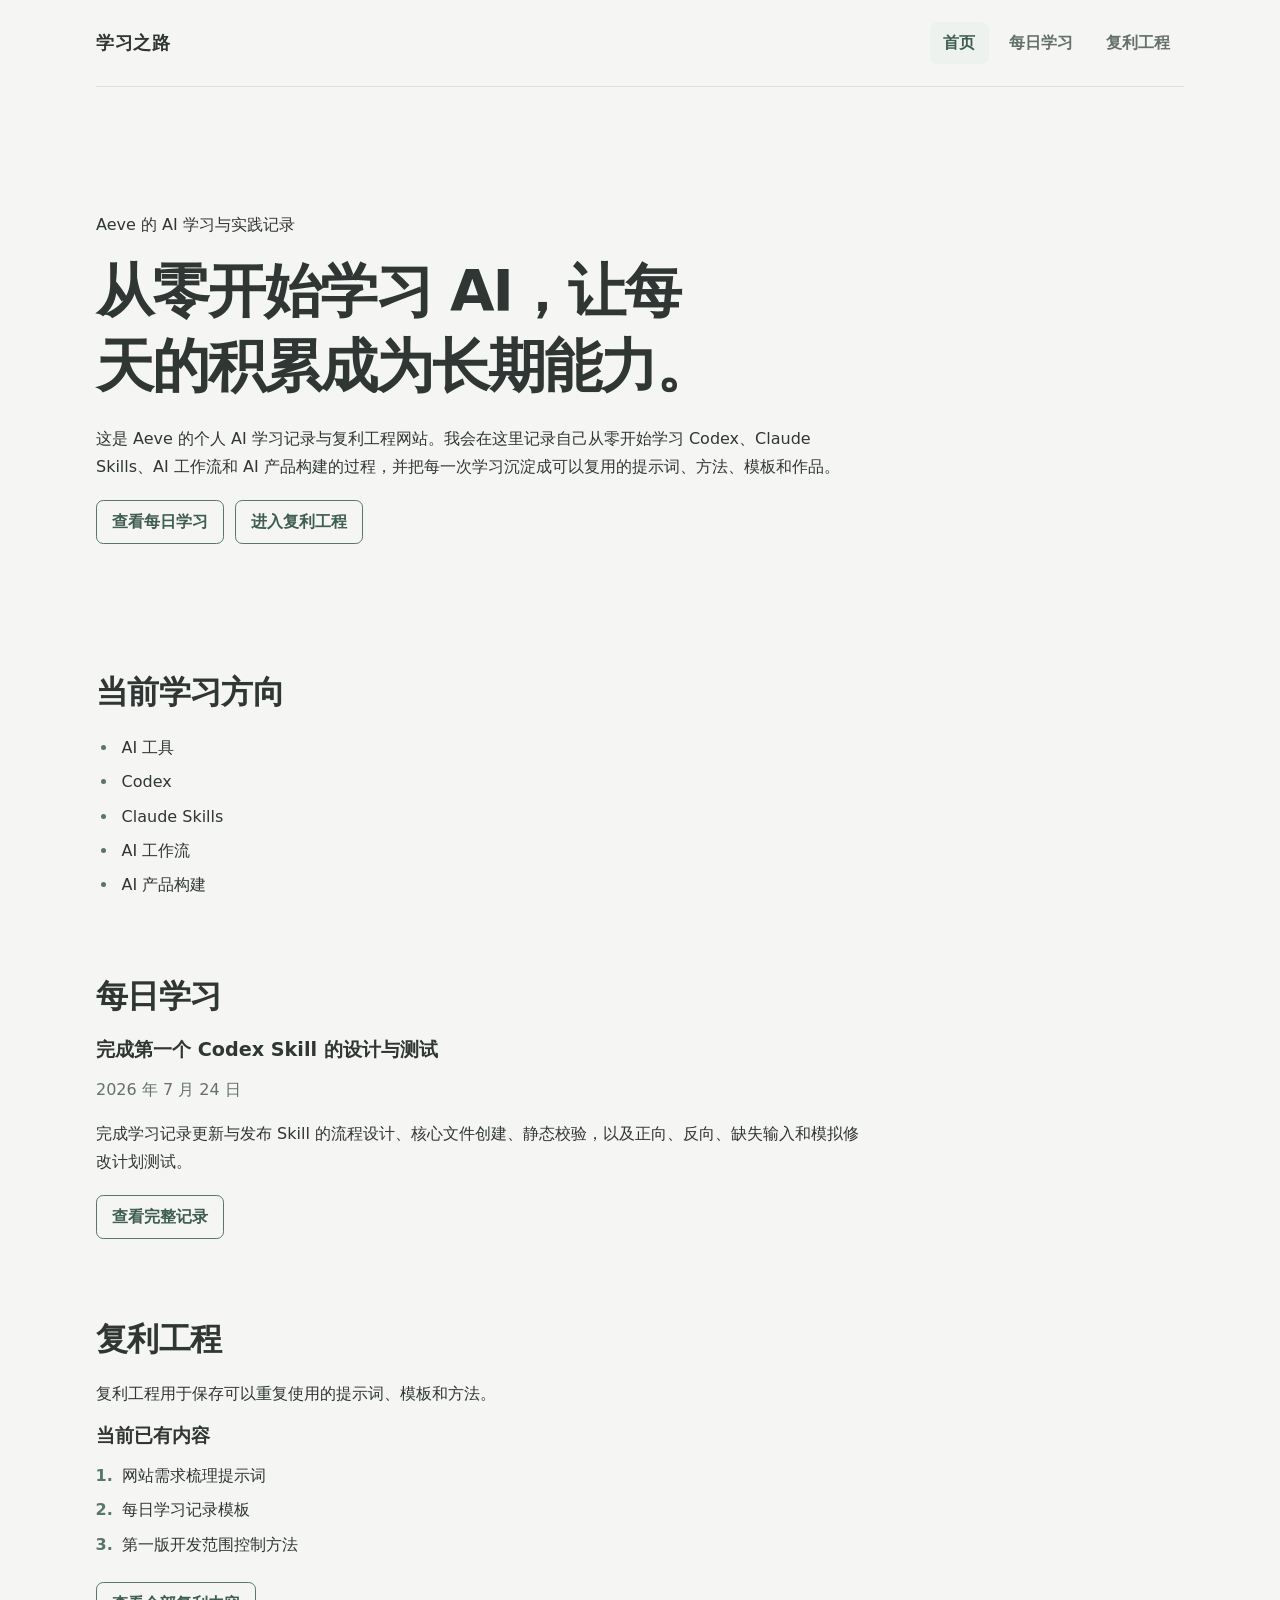
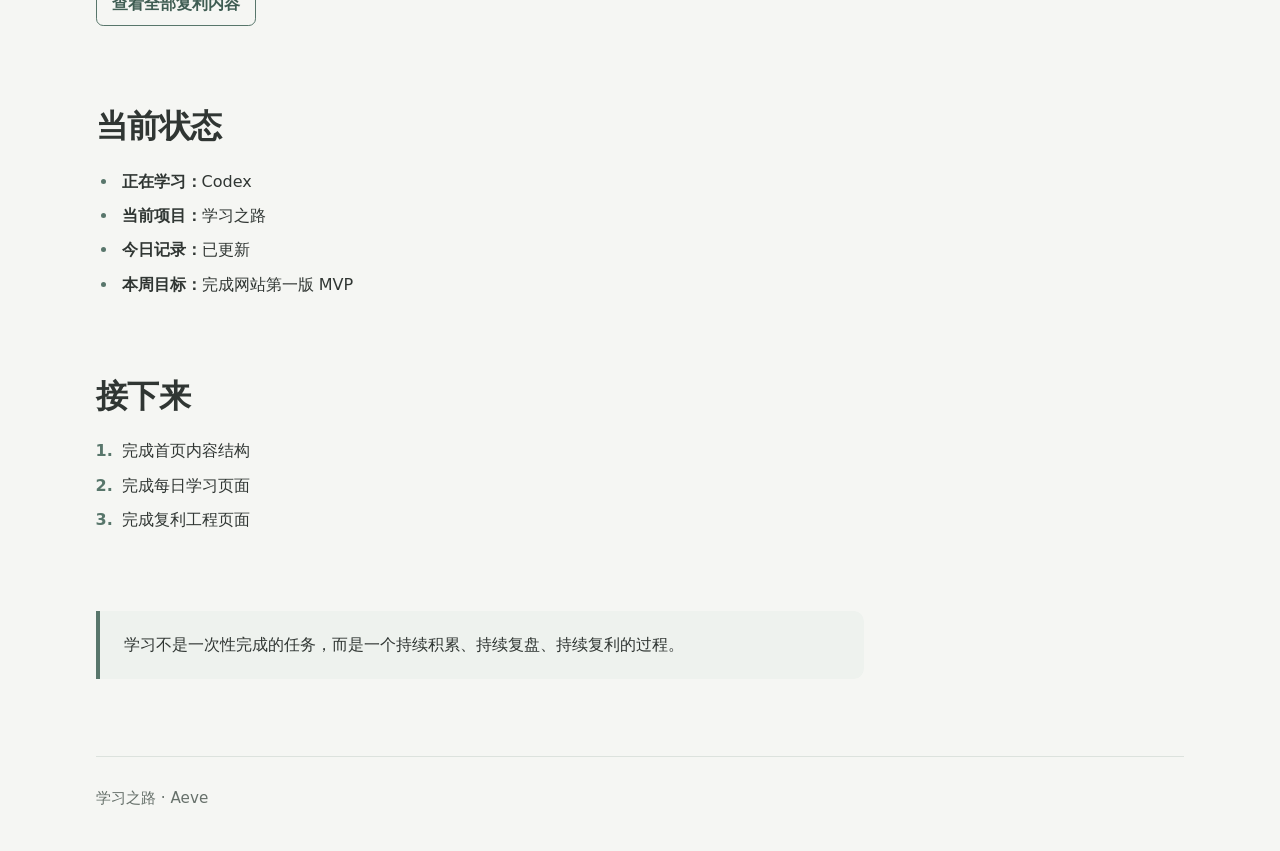
<file: index.html>
<!DOCTYPE html>
<html lang="zh-CN">
<head>
  <meta charset="UTF-8">
  <meta name="viewport" content="width=device-width, initial-scale=1.0">
  <title>学习之路</title>
  <link rel="stylesheet" href="styles.css">
  <script src="script.js" defer></script>
</head>
<body>
  <header class="site-header">
    <div class="site-name">学习之路</div>
    <nav aria-label="主要导航">
      <a href="index.html" aria-current="page">首页</a>
      <a href="daily.html">每日学习</a>
      <a href="compound.html">复利工程</a>
    </nav>
  </header>

  <main>
    <section aria-labelledby="home-title">
      <p>Aeve 的 AI 学习与实践记录</p>
      <h1 id="home-title">从零开始学习 AI，让每天的积累成为长期能力。</h1>
      <p>这是 Aeve 的个人 AI 学习记录与复利工程网站。我会在这里记录自己从零开始学习 Codex、Claude Skills、AI 工作流和 AI 产品构建的过程，并把每一次学习沉淀成可以复用的提示词、方法、模板和作品。</p>
      <p>
        <a href="daily.html">查看每日学习</a>
        <a href="compound.html">进入复利工程</a>
      </p>
    </section>

    <section aria-labelledby="learning-directions-title">
      <h2 id="learning-directions-title">当前学习方向</h2>
      <ul>
        <li>AI 工具</li>
        <li>Codex</li>
        <li>Claude Skills</li>
        <li>AI 工作流</li>
        <li>AI 产品构建</li>
      </ul>
    </section>

    <section aria-labelledby="daily-preview-title">
      <h2 id="daily-preview-title">每日学习</h2>
      <article>
        <h3>完成第一个 Codex Skill 的设计与测试</h3>
        <p><time datetime="2026-07-24">2026 年 7 月 24 日</time></p>
        <p>完成学习记录更新与发布 Skill 的流程设计、核心文件创建、静态校验，以及正向、反向、缺失输入和模拟修改计划测试。</p>
        <a href="daily.html#day-3">查看完整记录</a>
      </article>
    </section>

    <section aria-labelledby="compound-preview-title">
      <h2 id="compound-preview-title">复利工程</h2>
      <p>复利工程用于保存可以重复使用的提示词、模板和方法。</p>
      <h3>当前已有内容</h3>
      <ol>
        <li>网站需求梳理提示词</li>
        <li>每日学习记录模板</li>
        <li>第一版开发范围控制方法</li>
      </ol>
      <a href="compound.html#compound-list">查看全部复利内容</a>
    </section>

    <section aria-labelledby="current-status-title">
      <h2 id="current-status-title">当前状态</h2>
      <ul>
        <li><strong>正在学习：</strong>Codex</li>
        <li><strong>当前项目：</strong>学习之路</li>
        <li><strong>今日记录：</strong>已更新</li>
        <li><strong>本周目标：</strong>完成网站第一版 MVP</li>
      </ul>
    </section>

    <section aria-labelledby="next-steps-title">
      <h2 id="next-steps-title">接下来</h2>
      <ol>
        <li>完成首页内容结构</li>
        <li>完成每日学习页面</li>
        <li>完成复利工程页面</li>
      </ol>
    </section>

    <aside aria-label="首页底部说明">
      <p>学习不是一次性完成的任务，而是一个持续积累、持续复盘、持续复利的过程。</p>
    </aside>
  </main>

  <footer class="site-footer">
    <p>学习之路 · Aeve</p>
  </footer>
</body>
</html>
</file>
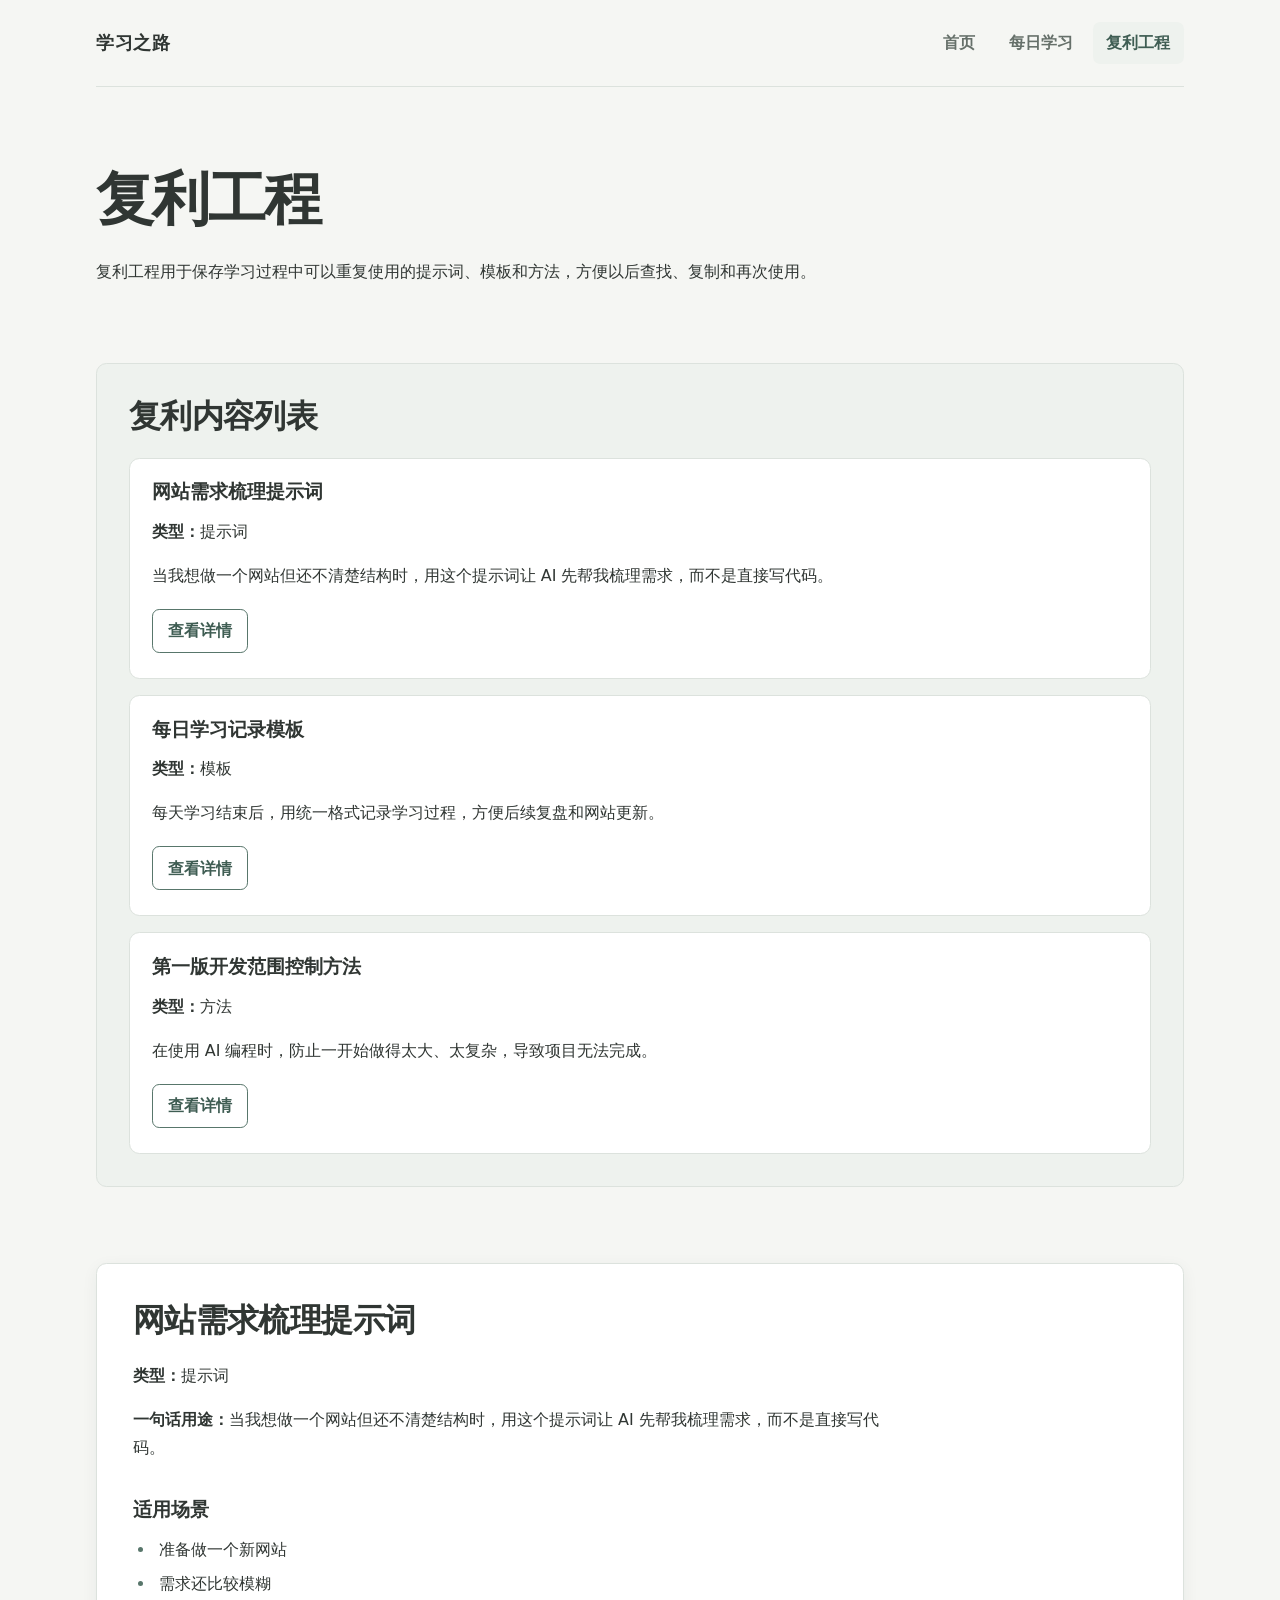
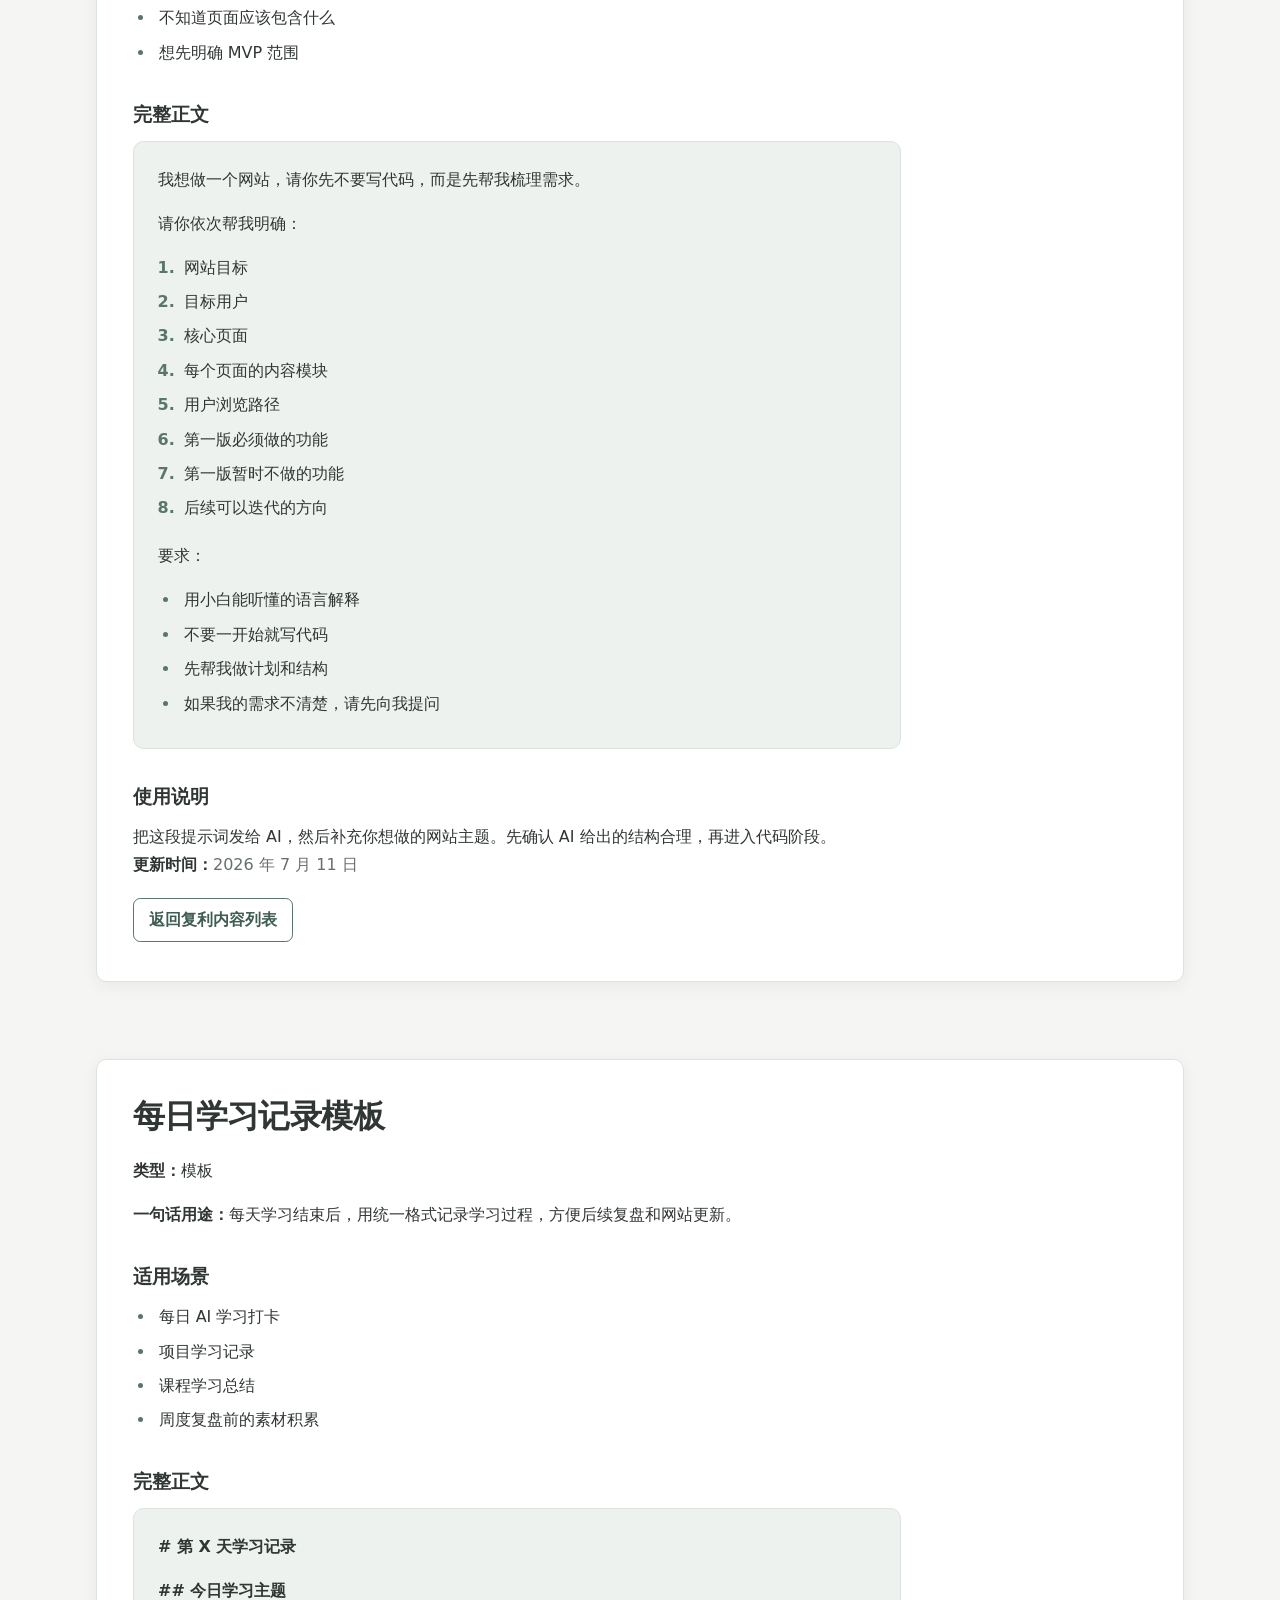
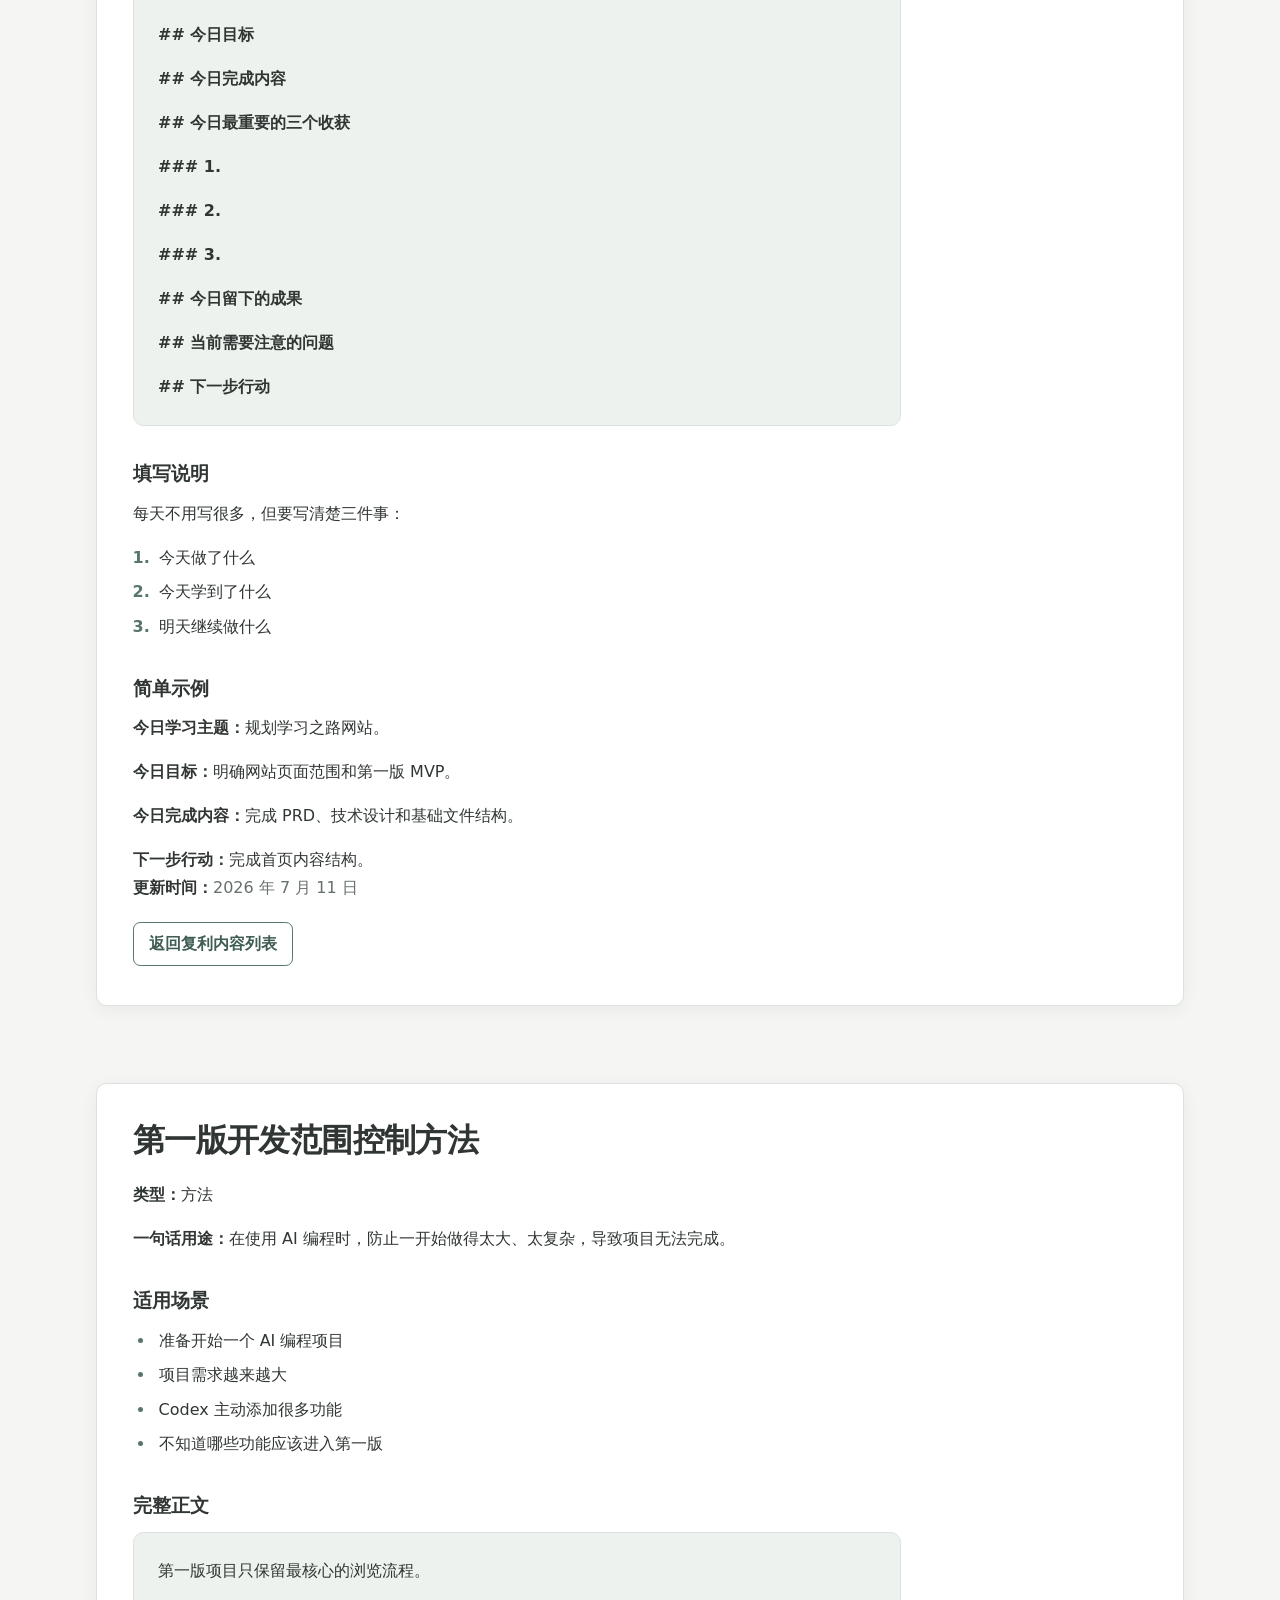
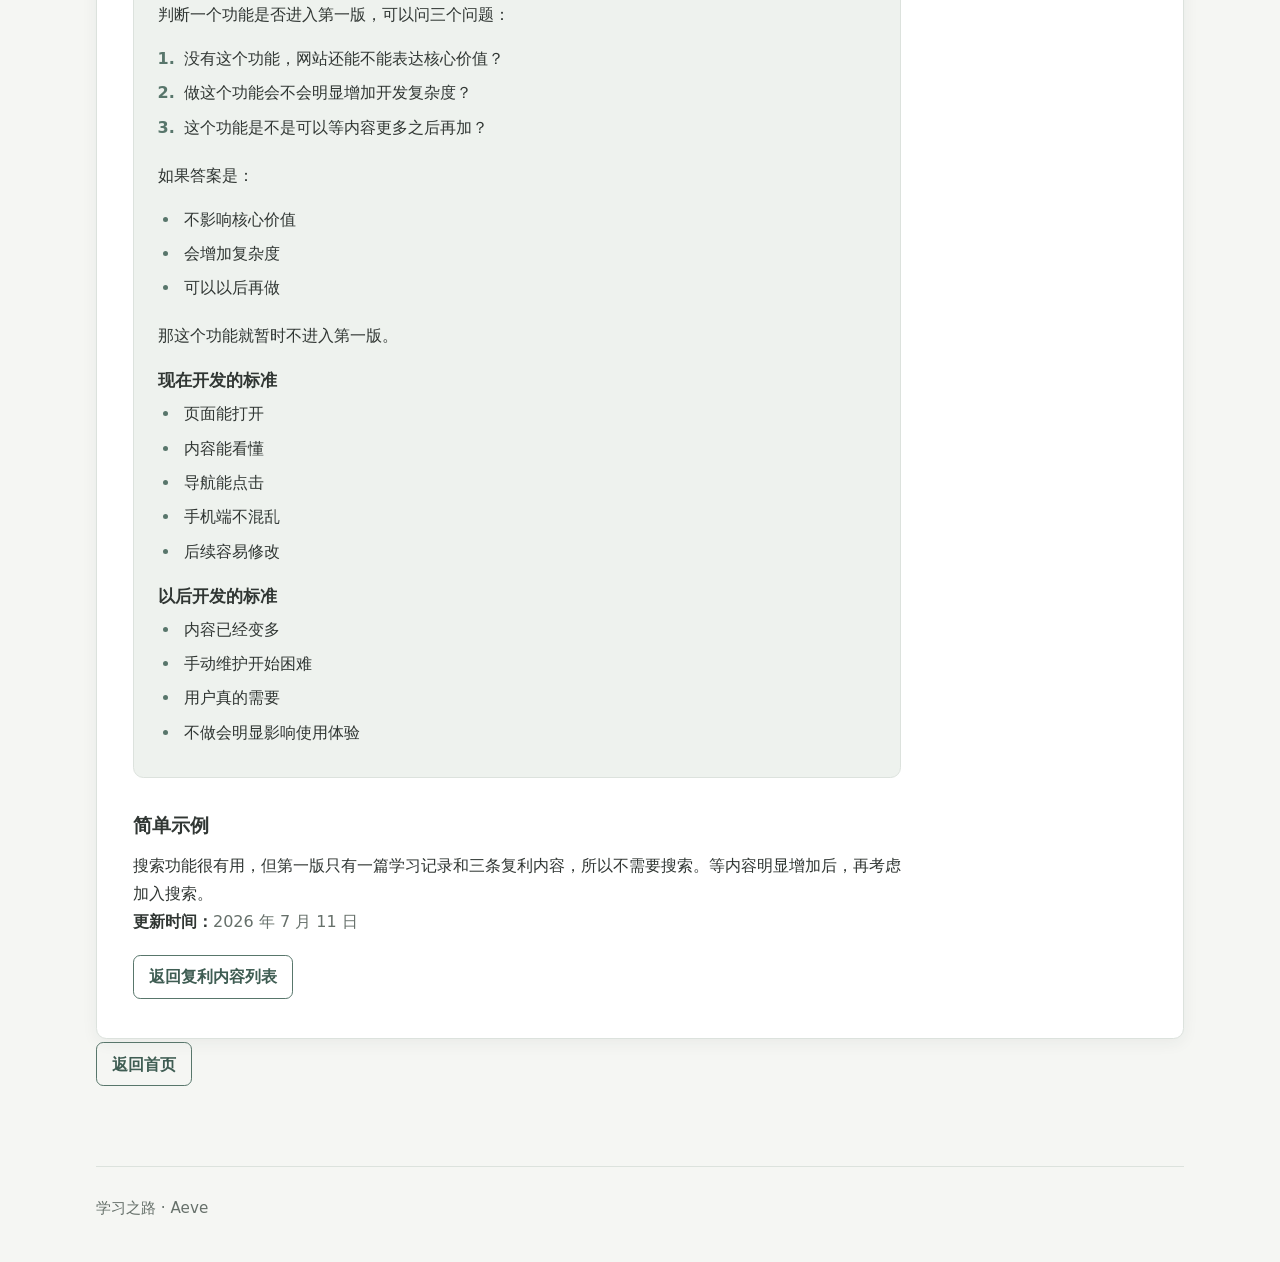
<file: compound.html>
<!DOCTYPE html>
<html lang="zh-CN">
<head>
  <meta charset="UTF-8">
  <meta name="viewport" content="width=device-width, initial-scale=1.0">
  <title>复利工程｜学习之路</title>
  <link rel="stylesheet" href="styles.css">
  <script src="script.js" defer></script>
</head>
<body>
  <header class="site-header">
    <div class="site-name">学习之路</div>
    <nav aria-label="主要导航">
      <a href="index.html">首页</a>
      <a href="daily.html">每日学习</a>
      <a href="compound.html" aria-current="page">复利工程</a>
    </nav>
  </header>

  <main>
    <h1>复利工程</h1>
    <p>复利工程用于保存学习过程中可以重复使用的提示词、模板和方法，方便以后查找、复制和再次使用。</p>

    <section id="compound-list" aria-labelledby="compound-list-title">
      <h2 id="compound-list-title">复利内容列表</h2>

      <article>
        <h3>网站需求梳理提示词</h3>
        <p><strong>类型：</strong>提示词</p>
        <p>当我想做一个网站但还不清楚结构时，用这个提示词让 AI 先帮我梳理需求，而不是直接写代码。</p>
        <a href="#prompt-website-requirements">查看详情</a>
      </article>

      <article>
        <h3>每日学习记录模板</h3>
        <p><strong>类型：</strong>模板</p>
        <p>每天学习结束后，用统一格式记录学习过程，方便后续复盘和网站更新。</p>
        <a href="#template-daily-study">查看详情</a>
      </article>

      <article>
        <h3>第一版开发范围控制方法</h3>
        <p><strong>类型：</strong>方法</p>
        <p>在使用 AI 编程时，防止一开始做得太大、太复杂，导致项目无法完成。</p>
        <a href="#method-mvp-scope">查看详情</a>
      </article>
    </section>

    <article id="prompt-website-requirements" aria-labelledby="prompt-website-requirements-title">
      <h2 id="prompt-website-requirements-title">网站需求梳理提示词</h2>
      <p><strong>类型：</strong>提示词</p>
      <p><strong>一句话用途：</strong>当我想做一个网站但还不清楚结构时，用这个提示词让 AI 先帮我梳理需求，而不是直接写代码。</p>

      <section aria-labelledby="prompt-scenes-title">
        <h3 id="prompt-scenes-title">适用场景</h3>
        <ul>
          <li>准备做一个新网站</li>
          <li>需求还比较模糊</li>
          <li>不知道页面应该包含什么</li>
          <li>想先明确 MVP 范围</li>
        </ul>
      </section>

      <section aria-labelledby="prompt-content-title">
        <h3 id="prompt-content-title">完整正文</h3>
        <div class="reusable-content">
          <p>我想做一个网站，请你先不要写代码，而是先帮我梳理需求。</p>
          <p>请你依次帮我明确：</p>
          <ol>
            <li>网站目标</li>
            <li>目标用户</li>
            <li>核心页面</li>
            <li>每个页面的内容模块</li>
            <li>用户浏览路径</li>
            <li>第一版必须做的功能</li>
            <li>第一版暂时不做的功能</li>
            <li>后续可以迭代的方向</li>
          </ol>
          <p>要求：</p>
          <ul>
            <li>用小白能听懂的语言解释</li>
            <li>不要一开始就写代码</li>
            <li>先帮我做计划和结构</li>
            <li>如果我的需求不清楚，请先向我提问</li>
          </ul>
        </div>
      </section>

      <section aria-labelledby="prompt-instructions-title">
        <h3 id="prompt-instructions-title">使用说明</h3>
        <p>把这段提示词发给 AI，然后补充你想做的网站主题。先确认 AI 给出的结构合理，再进入代码阶段。</p>
      </section>

      <p><strong>更新时间：</strong><time datetime="2026-07-11">2026 年 7 月 11 日</time></p>
      <p><a href="#compound-list">返回复利内容列表</a></p>
    </article>

    <article id="template-daily-study" aria-labelledby="template-daily-study-title">
      <h2 id="template-daily-study-title">每日学习记录模板</h2>
      <p><strong>类型：</strong>模板</p>
      <p><strong>一句话用途：</strong>每天学习结束后，用统一格式记录学习过程，方便后续复盘和网站更新。</p>

      <section aria-labelledby="template-scenes-title">
        <h3 id="template-scenes-title">适用场景</h3>
        <ul>
          <li>每日 AI 学习打卡</li>
          <li>项目学习记录</li>
          <li>课程学习总结</li>
          <li>周度复盘前的素材积累</li>
        </ul>
      </section>

      <section aria-labelledby="template-content-title">
        <h3 id="template-content-title">完整正文</h3>
        <div class="reusable-content">
          <p><strong># 第 X 天学习记录</strong></p>
          <p><strong>## 今日学习主题</strong></p>
          <p><strong>## 今日目标</strong></p>
          <p><strong>## 今日完成内容</strong></p>
          <p><strong>## 今日最重要的三个收获</strong></p>
          <p><strong>### 1.</strong></p>
          <p><strong>### 2.</strong></p>
          <p><strong>### 3.</strong></p>
          <p><strong>## 今日留下的成果</strong></p>
          <p><strong>## 当前需要注意的问题</strong></p>
          <p><strong>## 下一步行动</strong></p>
        </div>
      </section>

      <section aria-labelledby="template-instructions-title">
        <h3 id="template-instructions-title">填写说明</h3>
        <p>每天不用写很多，但要写清楚三件事：</p>
        <ol>
          <li>今天做了什么</li>
          <li>今天学到了什么</li>
          <li>明天继续做什么</li>
        </ol>
      </section>

      <section aria-labelledby="template-example-title">
        <h3 id="template-example-title">简单示例</h3>
        <p><strong>今日学习主题：</strong>规划学习之路网站。</p>
        <p><strong>今日目标：</strong>明确网站页面范围和第一版 MVP。</p>
        <p><strong>今日完成内容：</strong>完成 PRD、技术设计和基础文件结构。</p>
        <p><strong>下一步行动：</strong>完成首页内容结构。</p>
      </section>

      <p><strong>更新时间：</strong><time datetime="2026-07-11">2026 年 7 月 11 日</time></p>
      <p><a href="#compound-list">返回复利内容列表</a></p>
    </article>

    <article id="method-mvp-scope" aria-labelledby="method-mvp-scope-title">
      <h2 id="method-mvp-scope-title">第一版开发范围控制方法</h2>
      <p><strong>类型：</strong>方法</p>
      <p><strong>一句话用途：</strong>在使用 AI 编程时，防止一开始做得太大、太复杂，导致项目无法完成。</p>

      <section aria-labelledby="method-scenes-title">
        <h3 id="method-scenes-title">适用场景</h3>
        <ul>
          <li>准备开始一个 AI 编程项目</li>
          <li>项目需求越来越大</li>
          <li>Codex 主动添加很多功能</li>
          <li>不知道哪些功能应该进入第一版</li>
        </ul>
      </section>

      <section aria-labelledby="method-content-title">
        <h3 id="method-content-title">完整正文</h3>
        <div class="reusable-content">
          <p>第一版项目只保留最核心的浏览流程。</p>
          <p>判断一个功能是否进入第一版，可以问三个问题：</p>
          <ol>
            <li>没有这个功能，网站还能不能表达核心价值？</li>
            <li>做这个功能会不会明显增加开发复杂度？</li>
            <li>这个功能是不是可以等内容更多之后再加？</li>
          </ol>
          <p>如果答案是：</p>
          <ul>
            <li>不影响核心价值</li>
            <li>会增加复杂度</li>
            <li>可以以后再做</li>
          </ul>
          <p>那这个功能就暂时不进入第一版。</p>

          <h4>现在开发的标准</h4>
          <ul>
            <li>页面能打开</li>
            <li>内容能看懂</li>
            <li>导航能点击</li>
            <li>手机端不混乱</li>
            <li>后续容易修改</li>
          </ul>

          <h4>以后开发的标准</h4>
          <ul>
            <li>内容已经变多</li>
            <li>手动维护开始困难</li>
            <li>用户真的需要</li>
            <li>不做会明显影响使用体验</li>
          </ul>
        </div>
      </section>

      <section aria-labelledby="method-example-title">
        <h3 id="method-example-title">简单示例</h3>
        <p>搜索功能很有用，但第一版只有一篇学习记录和三条复利内容，所以不需要搜索。等内容明显增加后，再考虑加入搜索。</p>
      </section>

      <p><strong>更新时间：</strong><time datetime="2026-07-11">2026 年 7 月 11 日</time></p>
      <p><a href="#compound-list">返回复利内容列表</a></p>
    </article>

    <p><a href="index.html">返回首页</a></p>
  </main>

  <footer class="site-footer">
    <p>学习之路 · Aeve</p>
  </footer>
</body>
</html>
</file>
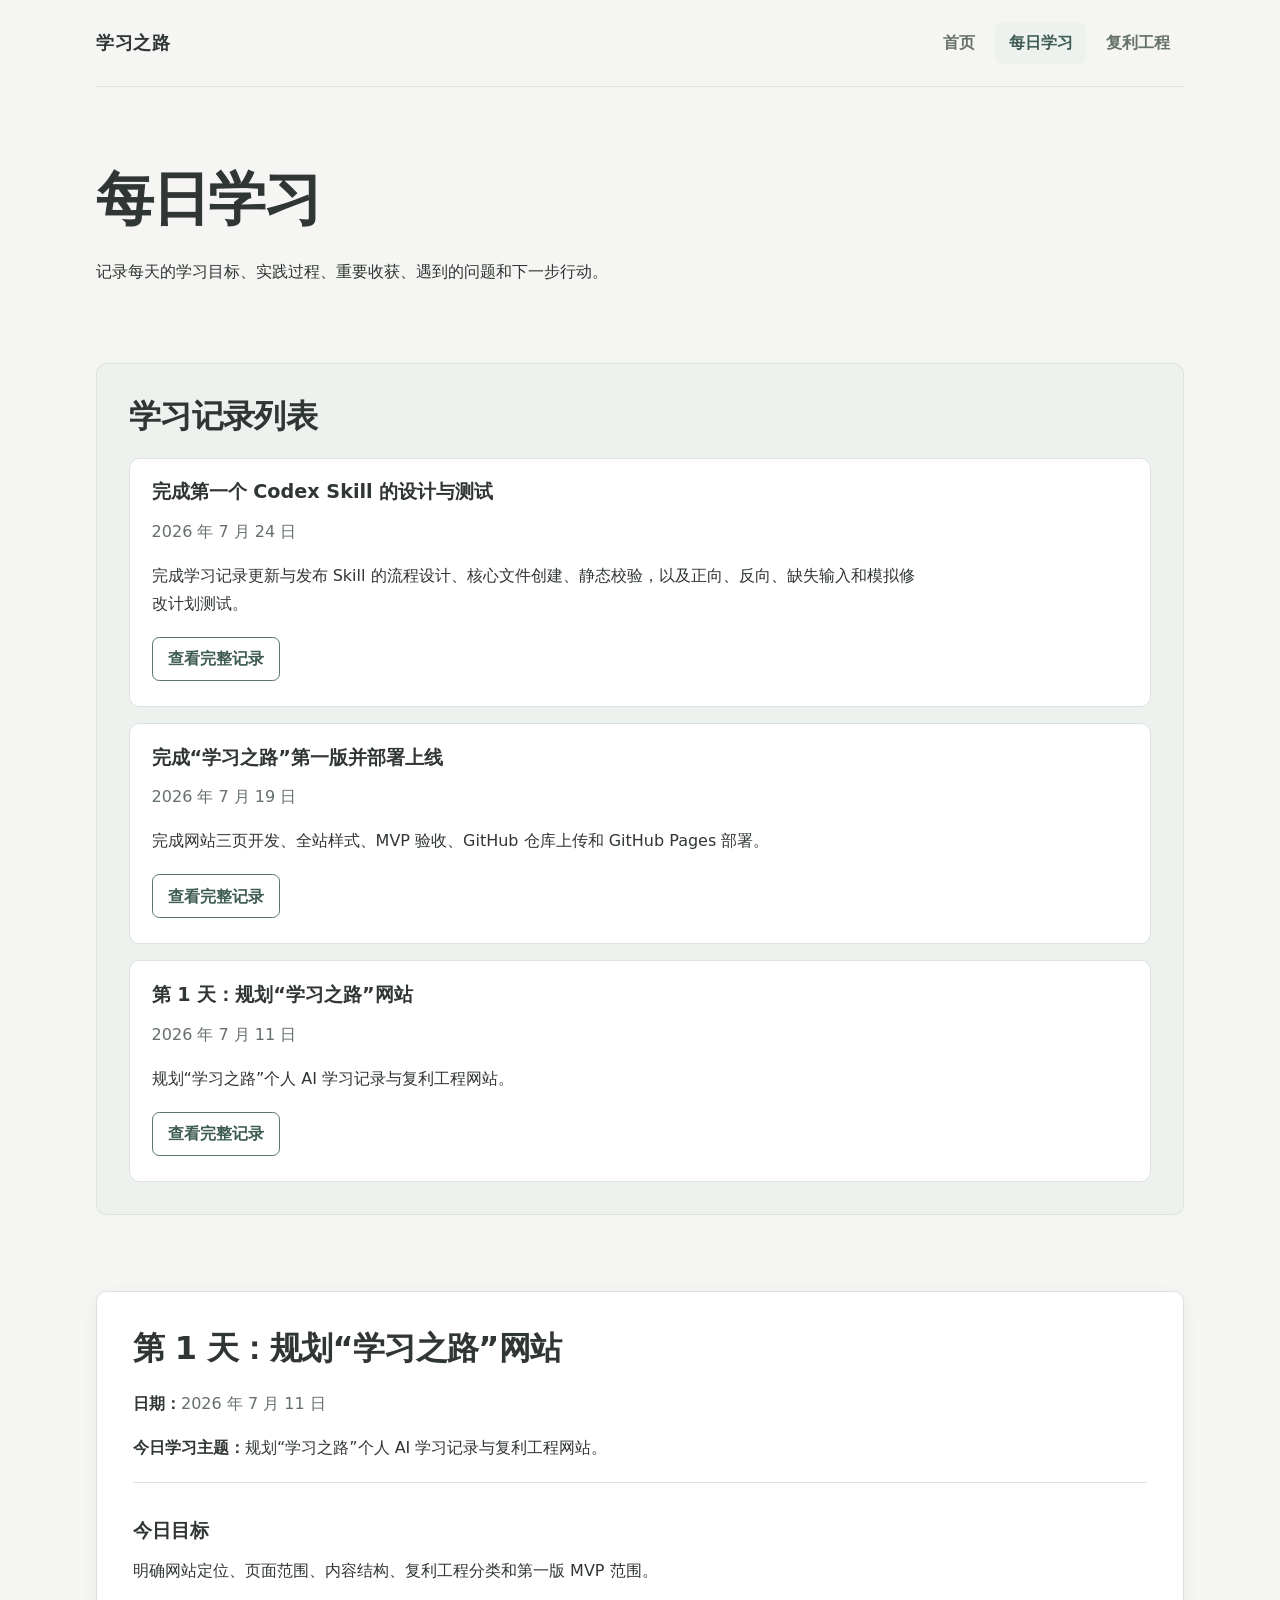
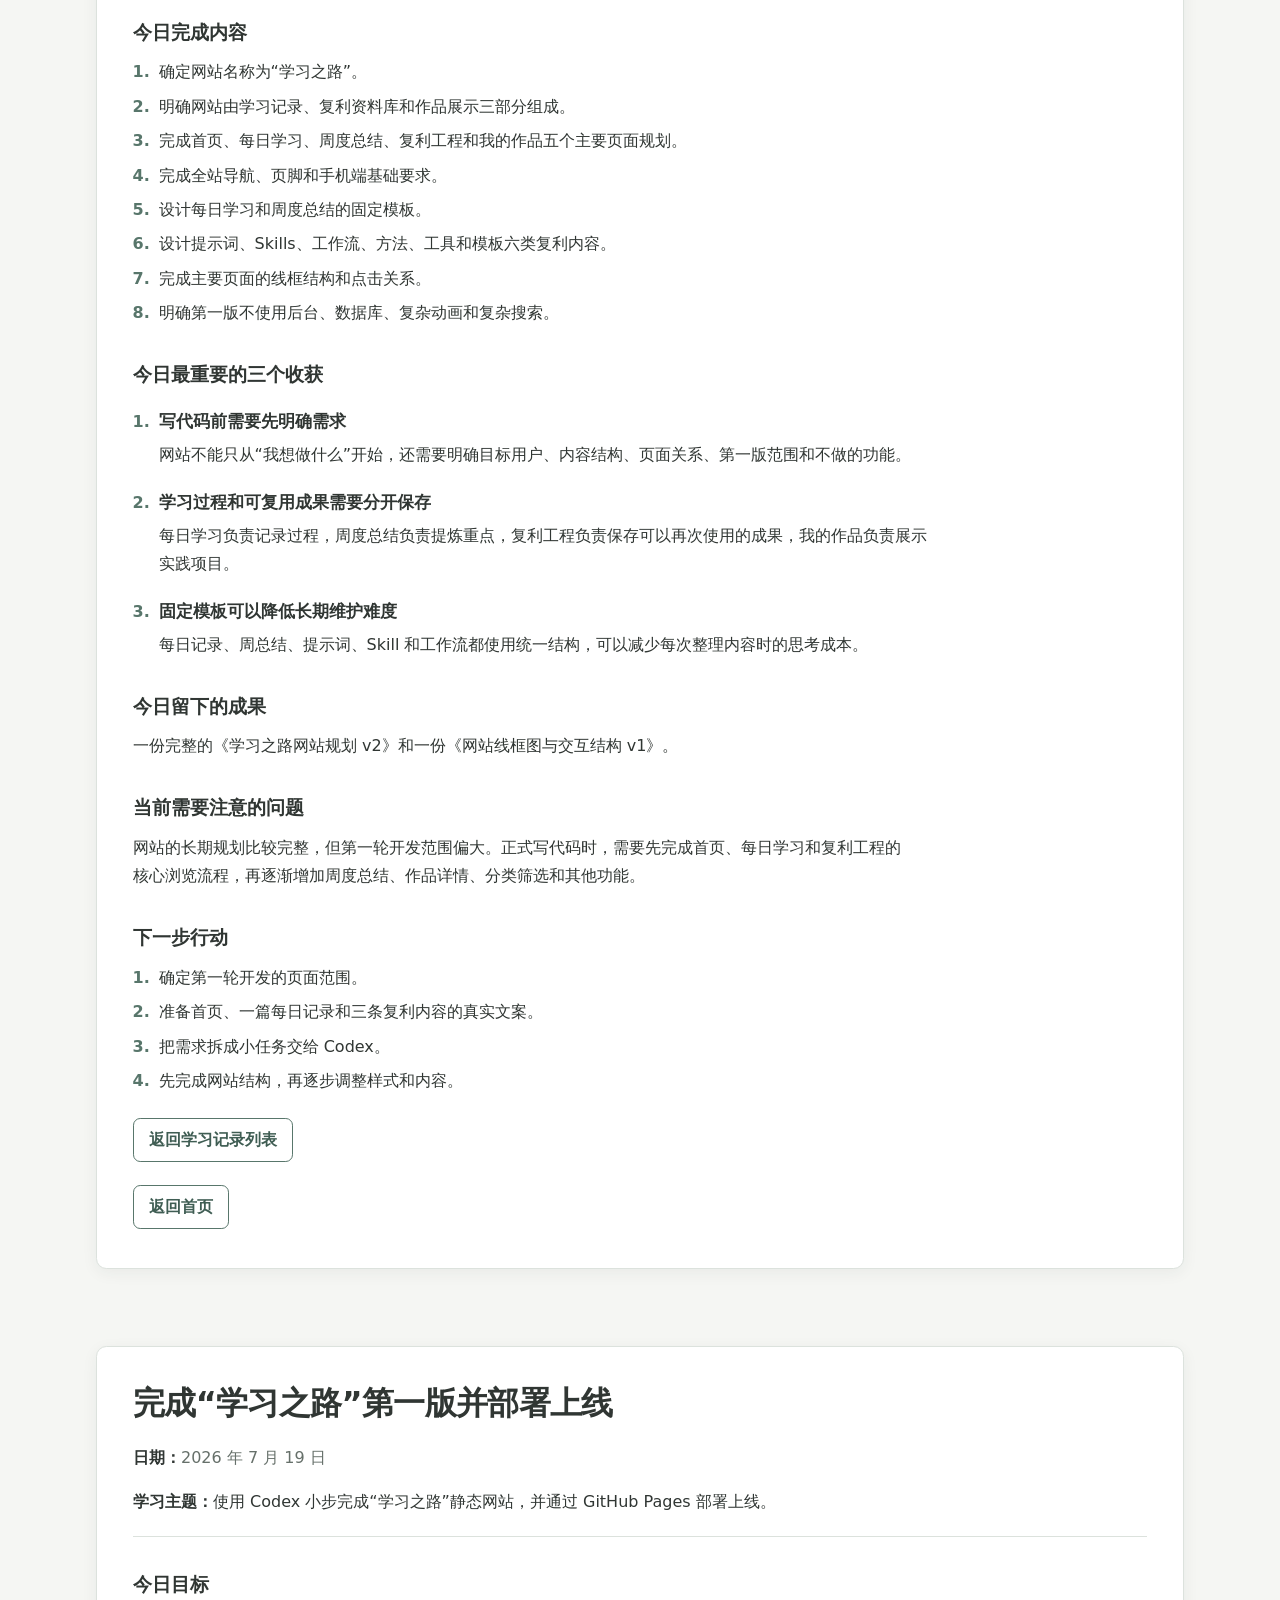
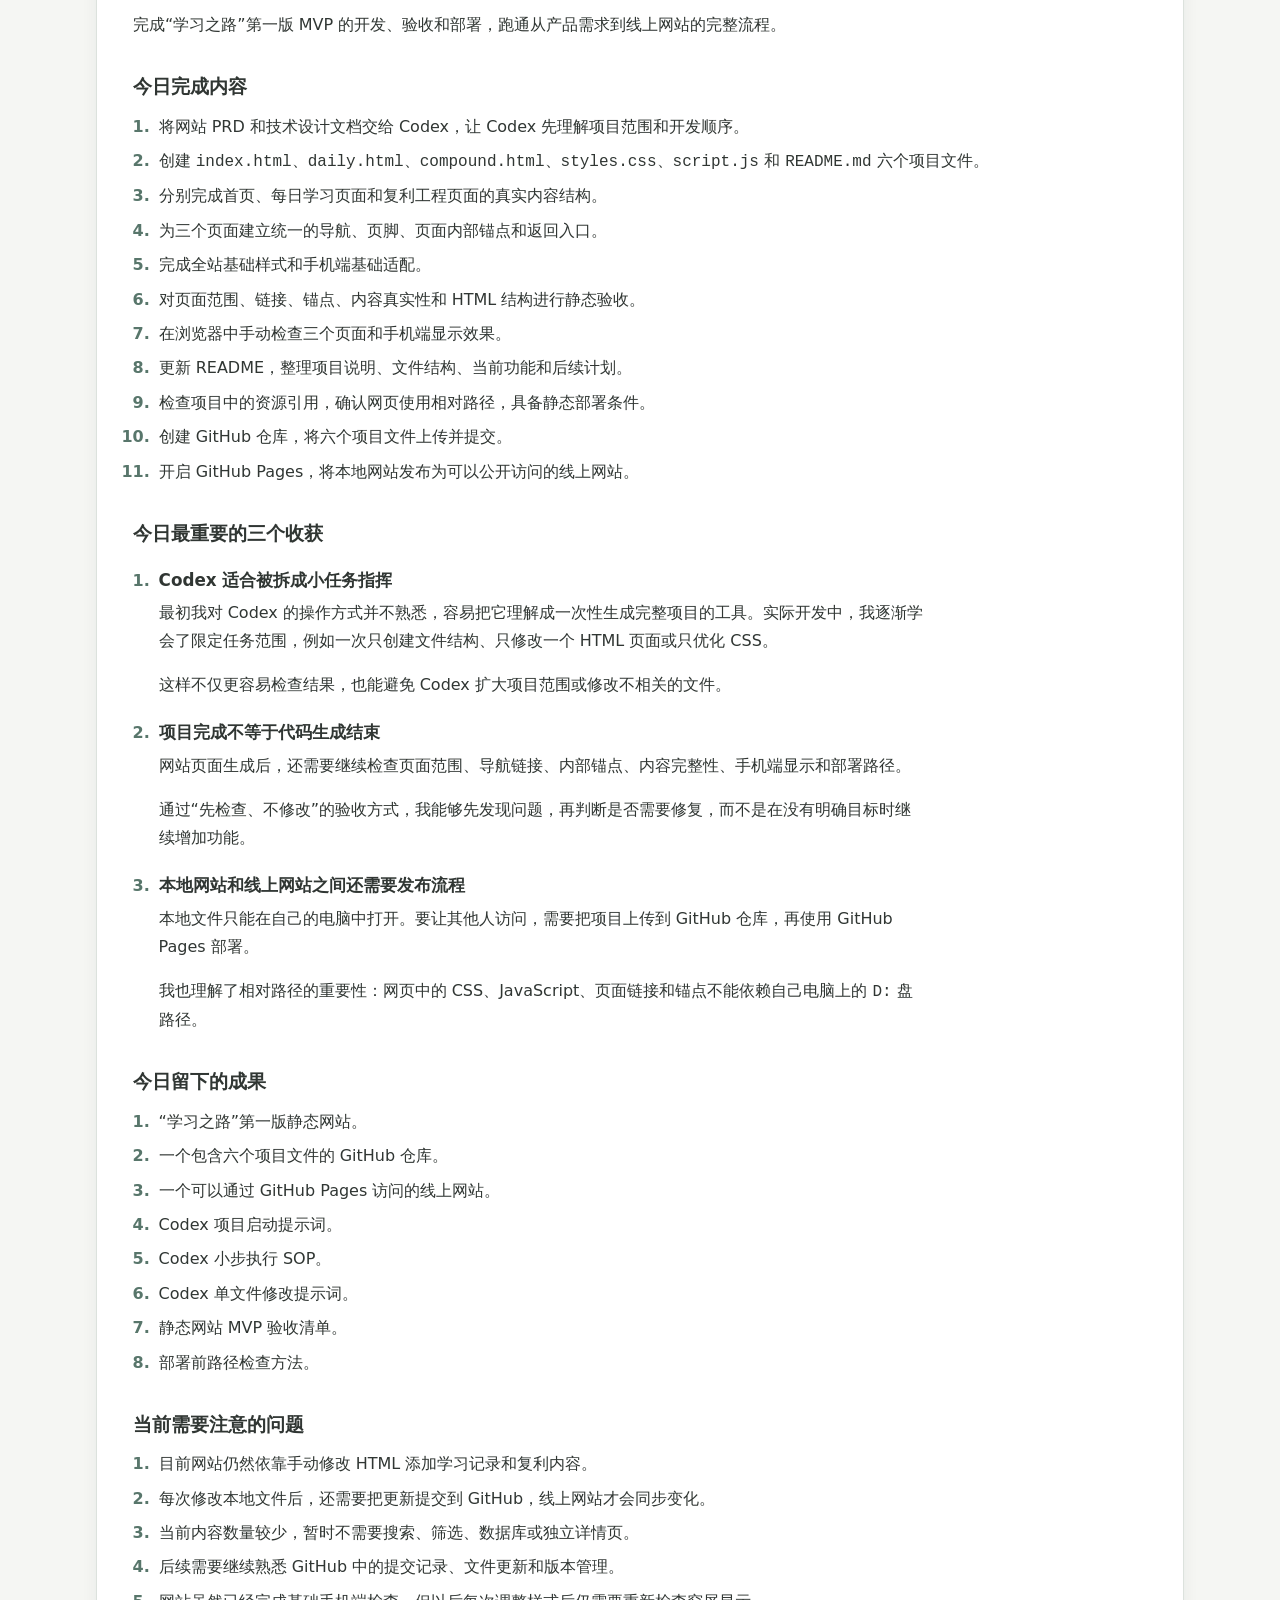
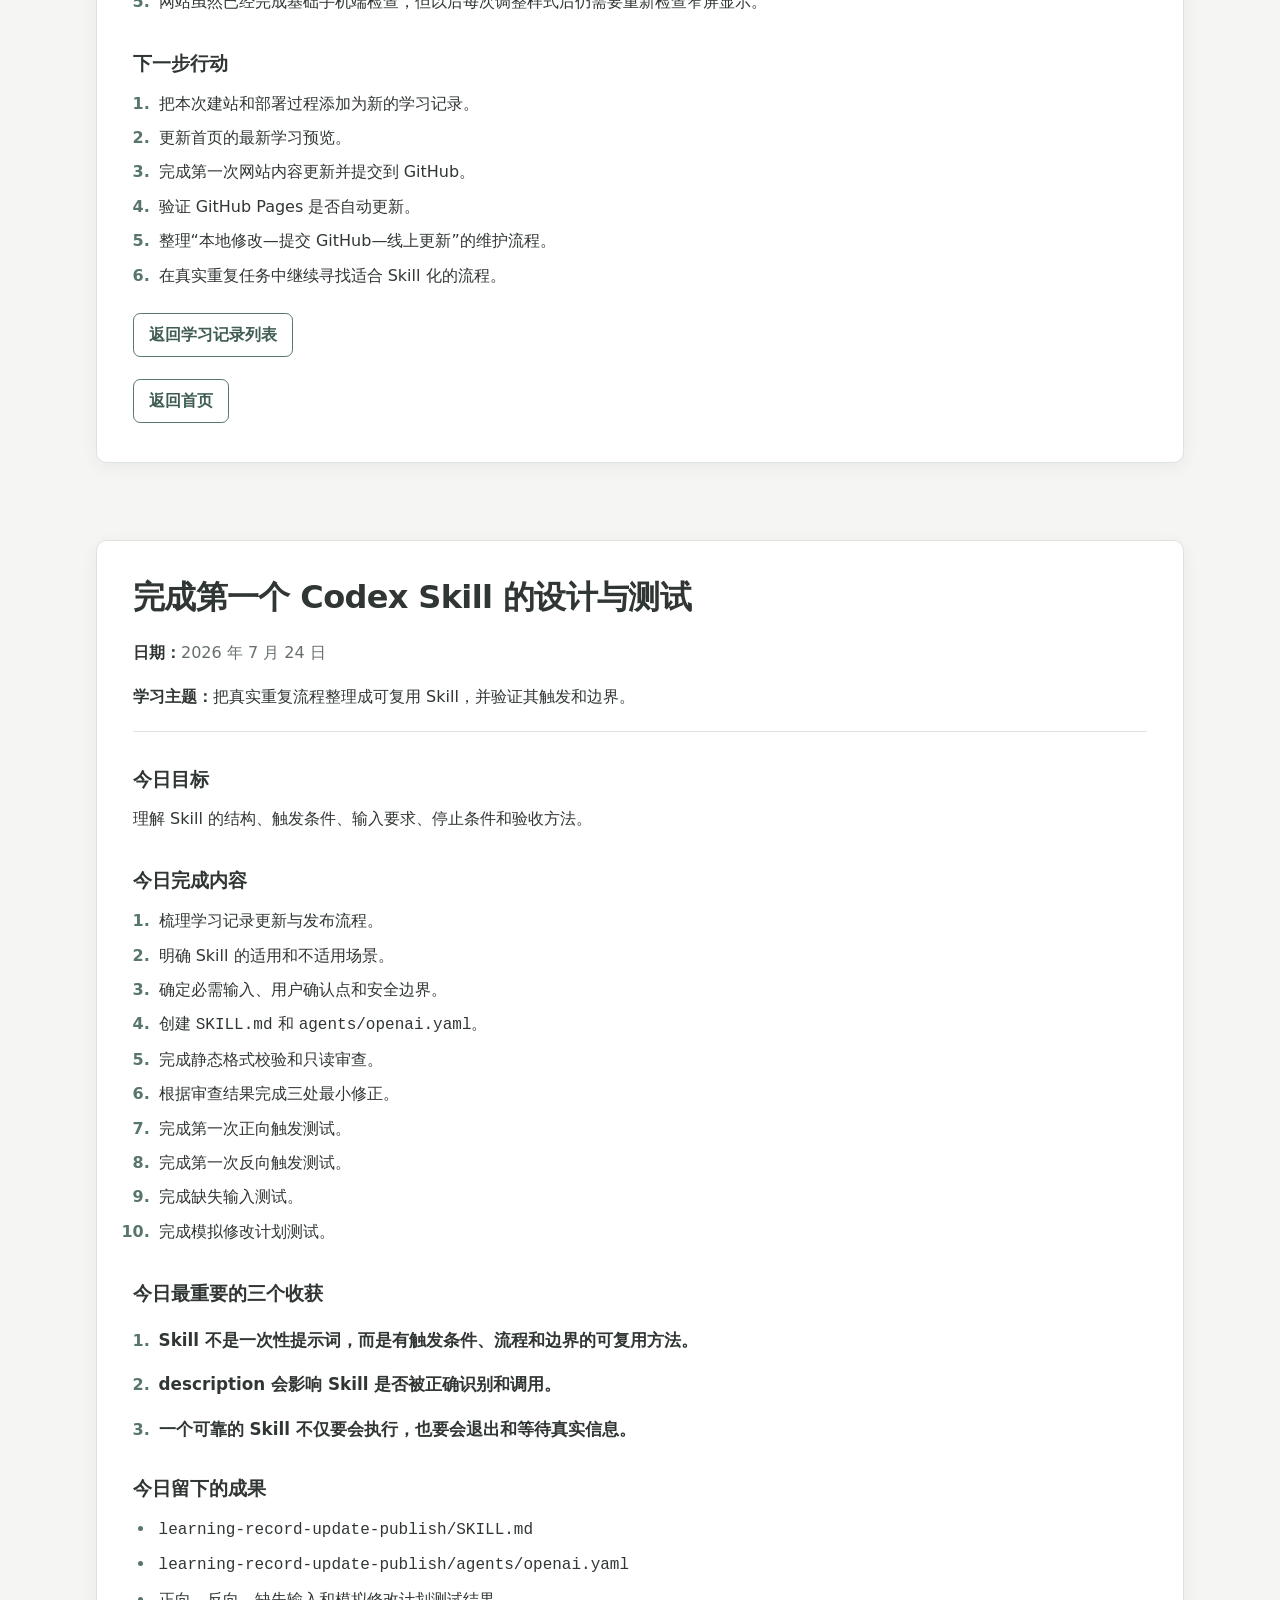
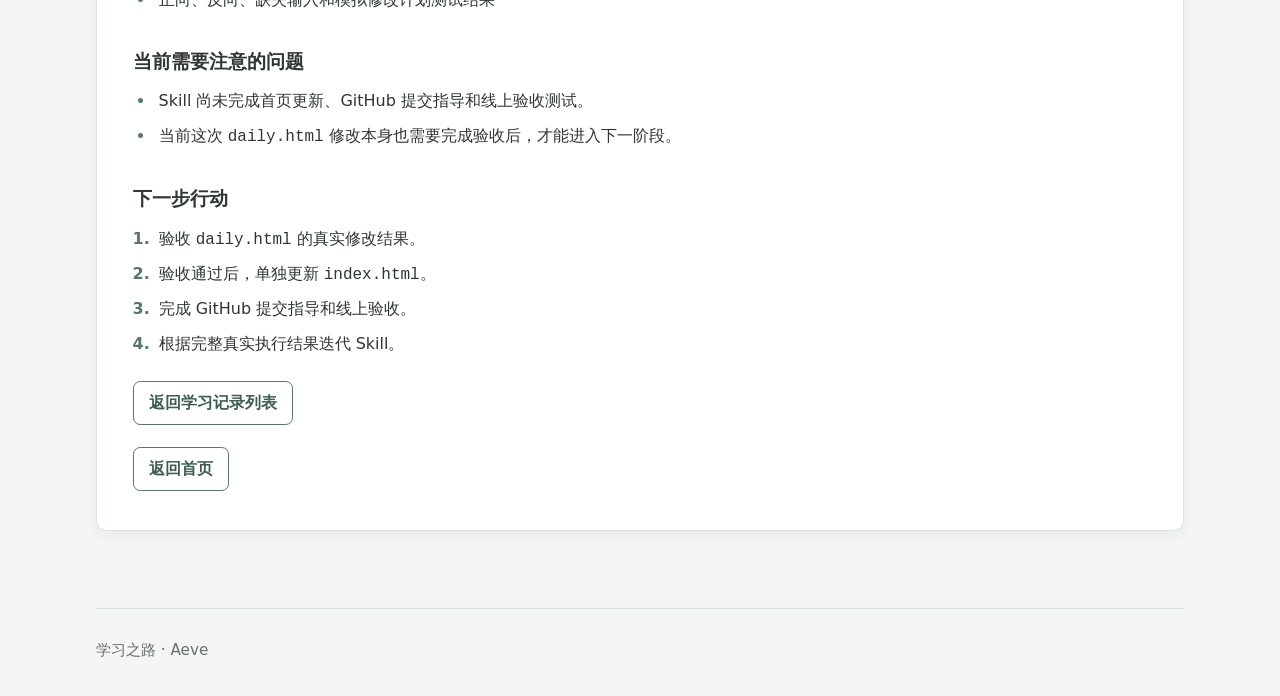
<file: daily.html>
<!DOCTYPE html>
<html lang="zh-CN">
<head>
  <meta charset="UTF-8">
  <meta name="viewport" content="width=device-width, initial-scale=1.0">
  <title>每日学习｜学习之路</title>
  <link rel="stylesheet" href="styles.css">
  <script src="script.js" defer></script>
</head>
<body>
  <header class="site-header">
    <div class="site-name">学习之路</div>
    <nav aria-label="主要导航">
      <a href="index.html">首页</a>
      <a href="daily.html" aria-current="page">每日学习</a>
      <a href="compound.html">复利工程</a>
    </nav>
  </header>

  <main>
    <h1>每日学习</h1>
    <p>记录每天的学习目标、实践过程、重要收获、遇到的问题和下一步行动。</p>

    <section id="daily-list" aria-labelledby="daily-list-title">
      <h2 id="daily-list-title">学习记录列表</h2>
      <article>
        <h3>完成第一个 Codex Skill 的设计与测试</h3>
        <p><time datetime="2026-07-24">2026 年 7 月 24 日</time></p>
        <p>完成学习记录更新与发布 Skill 的流程设计、核心文件创建、静态校验，以及正向、反向、缺失输入和模拟修改计划测试。</p>
        <a href="#day-3">查看完整记录</a>
      </article>
      <article>
        <h3>完成“学习之路”第一版并部署上线</h3>
        <p><time datetime="2026-07-19">2026 年 7 月 19 日</time></p>
        <p>完成网站三页开发、全站样式、MVP 验收、GitHub 仓库上传和 GitHub Pages 部署。</p>
        <a href="#day-2">查看完整记录</a>
      </article>
      <article>
        <h3>第 1 天：规划“学习之路”网站</h3>
        <p><time datetime="2026-07-11">2026 年 7 月 11 日</time></p>
        <p>规划“学习之路”个人 AI 学习记录与复利工程网站。</p>
        <a href="#day-1">查看完整记录</a>
      </article>
    </section>

    <article id="day-1" aria-labelledby="day-1-title">
      <header>
        <h2 id="day-1-title">第 1 天：规划“学习之路”网站</h2>
        <p><strong>日期：</strong><time datetime="2026-07-11">2026 年 7 月 11 日</time></p>
        <p><strong>今日学习主题：</strong>规划“学习之路”个人 AI 学习记录与复利工程网站。</p>
      </header>

      <section aria-labelledby="day-1-goal-title">
        <h3 id="day-1-goal-title">今日目标</h3>
        <p>明确网站定位、页面范围、内容结构、复利工程分类和第一版 MVP 范围。</p>
      </section>

      <section aria-labelledby="day-1-completed-title">
        <h3 id="day-1-completed-title">今日完成内容</h3>
        <ol>
          <li>确定网站名称为“学习之路”。</li>
          <li>明确网站由学习记录、复利资料库和作品展示三部分组成。</li>
          <li>完成首页、每日学习、周度总结、复利工程和我的作品五个主要页面规划。</li>
          <li>完成全站导航、页脚和手机端基础要求。</li>
          <li>设计每日学习和周度总结的固定模板。</li>
          <li>设计提示词、Skills、工作流、方法、工具和模板六类复利内容。</li>
          <li>完成主要页面的线框结构和点击关系。</li>
          <li>明确第一版不使用后台、数据库、复杂动画和复杂搜索。</li>
        </ol>
      </section>

      <section aria-labelledby="day-1-learnings-title">
        <h3 id="day-1-learnings-title">今日最重要的三个收获</h3>
        <ol>
          <li>
            <h4>写代码前需要先明确需求</h4>
            <p>网站不能只从“我想做什么”开始，还需要明确目标用户、内容结构、页面关系、第一版范围和不做的功能。</p>
          </li>
          <li>
            <h4>学习过程和可复用成果需要分开保存</h4>
            <p>每日学习负责记录过程，周度总结负责提炼重点，复利工程负责保存可以再次使用的成果，我的作品负责展示实践项目。</p>
          </li>
          <li>
            <h4>固定模板可以降低长期维护难度</h4>
            <p>每日记录、周总结、提示词、Skill 和工作流都使用统一结构，可以减少每次整理内容时的思考成本。</p>
          </li>
        </ol>
      </section>

      <section aria-labelledby="day-1-results-title">
        <h3 id="day-1-results-title">今日留下的成果</h3>
        <p>一份完整的《学习之路网站规划 v2》和一份《网站线框图与交互结构 v1》。</p>
      </section>

      <section aria-labelledby="day-1-notes-title">
        <h3 id="day-1-notes-title">当前需要注意的问题</h3>
        <p>网站的长期规划比较完整，但第一轮开发范围偏大。正式写代码时，需要先完成首页、每日学习和复利工程的核心浏览流程，再逐渐增加周度总结、作品详情、分类筛选和其他功能。</p>
      </section>

      <section aria-labelledby="day-1-next-title">
        <h3 id="day-1-next-title">下一步行动</h3>
        <ol>
          <li>确定第一轮开发的页面范围。</li>
          <li>准备首页、一篇每日记录和三条复利内容的真实文案。</li>
          <li>把需求拆成小任务交给 Codex。</li>
          <li>先完成网站结构，再逐步调整样式和内容。</li>
        </ol>
      </section>

      <p><a href="#daily-list">返回学习记录列表</a></p>
      <p><a href="index.html">返回首页</a></p>
    </article>

    <article id="day-2" aria-labelledby="day-2-title">
      <header>
        <h2 id="day-2-title">完成“学习之路”第一版并部署上线</h2>
        <p><strong>日期：</strong><time datetime="2026-07-19">2026 年 7 月 19 日</time></p>
        <p><strong>学习主题：</strong>使用 Codex 小步完成“学习之路”静态网站，并通过 GitHub Pages 部署上线。</p>
      </header>

      <section aria-labelledby="day-2-goal-title">
        <h3 id="day-2-goal-title">今日目标</h3>
        <p>完成“学习之路”第一版 MVP 的开发、验收和部署，跑通从产品需求到线上网站的完整流程。</p>
      </section>

      <section aria-labelledby="day-2-completed-title">
        <h3 id="day-2-completed-title">今日完成内容</h3>
        <ol>
          <li>将网站 PRD 和技术设计文档交给 Codex，让 Codex 先理解项目范围和开发顺序。</li>
          <li>创建 <code>index.html</code>、<code>daily.html</code>、<code>compound.html</code>、<code>styles.css</code>、<code>script.js</code> 和 <code>README.md</code> 六个项目文件。</li>
          <li>分别完成首页、每日学习页面和复利工程页面的真实内容结构。</li>
          <li>为三个页面建立统一的导航、页脚、页面内部锚点和返回入口。</li>
          <li>完成全站基础样式和手机端基础适配。</li>
          <li>对页面范围、链接、锚点、内容真实性和 HTML 结构进行静态验收。</li>
          <li>在浏览器中手动检查三个页面和手机端显示效果。</li>
          <li>更新 README，整理项目说明、文件结构、当前功能和后续计划。</li>
          <li>检查项目中的资源引用，确认网页使用相对路径，具备静态部署条件。</li>
          <li>创建 GitHub 仓库，将六个项目文件上传并提交。</li>
          <li>开启 GitHub Pages，将本地网站发布为可以公开访问的线上网站。</li>
        </ol>
      </section>

      <section aria-labelledby="day-2-learnings-title">
        <h3 id="day-2-learnings-title">今日最重要的三个收获</h3>
        <ol>
          <li>
            <h4>Codex 适合被拆成小任务指挥</h4>
            <p>最初我对 Codex 的操作方式并不熟悉，容易把它理解成一次性生成完整项目的工具。实际开发中，我逐渐学会了限定任务范围，例如一次只创建文件结构、只修改一个 HTML 页面或只优化 CSS。</p>
            <p>这样不仅更容易检查结果，也能避免 Codex 扩大项目范围或修改不相关的文件。</p>
          </li>
          <li>
            <h4>项目完成不等于代码生成结束</h4>
            <p>网站页面生成后，还需要继续检查页面范围、导航链接、内部锚点、内容完整性、手机端显示和部署路径。</p>
            <p>通过“先检查、不修改”的验收方式，我能够先发现问题，再判断是否需要修复，而不是在没有明确目标时继续增加功能。</p>
          </li>
          <li>
            <h4>本地网站和线上网站之间还需要发布流程</h4>
            <p>本地文件只能在自己的电脑中打开。要让其他人访问，需要把项目上传到 GitHub 仓库，再使用 GitHub Pages 部署。</p>
            <p>我也理解了相对路径的重要性：网页中的 CSS、JavaScript、页面链接和锚点不能依赖自己电脑上的 <code>D:</code> 盘路径。</p>
          </li>
        </ol>
      </section>

      <section aria-labelledby="day-2-results-title">
        <h3 id="day-2-results-title">今日留下的成果</h3>
        <ol>
          <li>“学习之路”第一版静态网站。</li>
          <li>一个包含六个项目文件的 GitHub 仓库。</li>
          <li>一个可以通过 GitHub Pages 访问的线上网站。</li>
          <li>Codex 项目启动提示词。</li>
          <li>Codex 小步执行 SOP。</li>
          <li>Codex 单文件修改提示词。</li>
          <li>静态网站 MVP 验收清单。</li>
          <li>部署前路径检查方法。</li>
        </ol>
      </section>

      <section aria-labelledby="day-2-notes-title">
        <h3 id="day-2-notes-title">当前需要注意的问题</h3>
        <ol>
          <li>目前网站仍然依靠手动修改 HTML 添加学习记录和复利内容。</li>
          <li>每次修改本地文件后，还需要把更新提交到 GitHub，线上网站才会同步变化。</li>
          <li>当前内容数量较少，暂时不需要搜索、筛选、数据库或独立详情页。</li>
          <li>后续需要继续熟悉 GitHub 中的提交记录、文件更新和版本管理。</li>
          <li>网站虽然已经完成基础手机端检查，但以后每次调整样式后仍需要重新检查窄屏显示。</li>
        </ol>
      </section>

      <section aria-labelledby="day-2-next-title">
        <h3 id="day-2-next-title">下一步行动</h3>
        <ol>
          <li>把本次建站和部署过程添加为新的学习记录。</li>
          <li>更新首页的最新学习预览。</li>
          <li>完成第一次网站内容更新并提交到 GitHub。</li>
          <li>验证 GitHub Pages 是否自动更新。</li>
          <li>整理“本地修改—提交 GitHub—线上更新”的维护流程。</li>
          <li>在真实重复任务中继续寻找适合 Skill 化的流程。</li>
        </ol>
      </section>

      <p><a href="#daily-list">返回学习记录列表</a></p>
      <p><a href="index.html">返回首页</a></p>
    </article>

    <article id="day-3" aria-labelledby="day-3-title">
      <header>
        <h2 id="day-3-title">完成第一个 Codex Skill 的设计与测试</h2>
        <p><strong>日期：</strong><time datetime="2026-07-24">2026 年 7 月 24 日</time></p>
        <p><strong>学习主题：</strong>把真实重复流程整理成可复用 Skill，并验证其触发和边界。</p>
      </header>

      <section aria-labelledby="day-3-goal-title">
        <h3 id="day-3-goal-title">今日目标</h3>
        <p>理解 Skill 的结构、触发条件、输入要求、停止条件和验收方法。</p>
      </section>

      <section aria-labelledby="day-3-completed-title">
        <h3 id="day-3-completed-title">今日完成内容</h3>
        <ol>
          <li>梳理学习记录更新与发布流程。</li>
          <li>明确 Skill 的适用和不适用场景。</li>
          <li>确定必需输入、用户确认点和安全边界。</li>
          <li>创建 <code>SKILL.md</code> 和 <code>agents/openai.yaml</code>。</li>
          <li>完成静态格式校验和只读审查。</li>
          <li>根据审查结果完成三处最小修正。</li>
          <li>完成第一次正向触发测试。</li>
          <li>完成第一次反向触发测试。</li>
          <li>完成缺失输入测试。</li>
          <li>完成模拟修改计划测试。</li>
        </ol>
      </section>

      <section aria-labelledby="day-3-learnings-title">
        <h3 id="day-3-learnings-title">今日最重要的三个收获</h3>
        <ol>
          <li>
            <h4>Skill 不是一次性提示词，而是有触发条件、流程和边界的可复用方法。</h4>
          </li>
          <li>
            <h4>description 会影响 Skill 是否被正确识别和调用。</h4>
          </li>
          <li>
            <h4>一个可靠的 Skill 不仅要会执行，也要会退出和等待真实信息。</h4>
          </li>
        </ol>
      </section>

      <section aria-labelledby="day-3-results-title">
        <h3 id="day-3-results-title">今日留下的成果</h3>
        <ul>
          <li><code>learning-record-update-publish/SKILL.md</code></li>
          <li><code>learning-record-update-publish/agents/openai.yaml</code></li>
          <li>正向、反向、缺失输入和模拟修改计划测试结果</li>
        </ul>
      </section>

      <section aria-labelledby="day-3-notes-title">
        <h3 id="day-3-notes-title">当前需要注意的问题</h3>
        <ul>
          <li>Skill 尚未完成首页更新、GitHub 提交指导和线上验收测试。</li>
          <li>当前这次 <code>daily.html</code> 修改本身也需要完成验收后，才能进入下一阶段。</li>
        </ul>
      </section>

      <section aria-labelledby="day-3-next-title">
        <h3 id="day-3-next-title">下一步行动</h3>
        <ol>
          <li>验收 <code>daily.html</code> 的真实修改结果。</li>
          <li>验收通过后，单独更新 <code>index.html</code>。</li>
          <li>完成 GitHub 提交指导和线上验收。</li>
          <li>根据完整真实执行结果迭代 Skill。</li>
        </ol>
      </section>

      <p><a href="#daily-list">返回学习记录列表</a></p>
      <p><a href="index.html">返回首页</a></p>
    </article>
  </main>

  <footer class="site-footer">
    <p>学习之路 · Aeve</p>
  </footer>
</body>
</html>
</file>
<file: styles.css>
/* 学习之路第一版统一样式 */

:root {
  --color-background: #f5f6f3;
  --color-surface: #ffffff;
  --color-surface-soft: #eef2ee;
  --color-text: #303633;
  --color-text-soft: #66706a;
  --color-accent: #58766b;
  --color-accent-dark: #3f5d53;
  --color-border: #dce2dd;
  --color-focus: #294f43;
  --content-width: 68rem;
  --reading-width: 48rem;
  --radius: 0.65rem;
  --shadow-soft: 0 0.25rem 1rem rgb(35 50 43 / 6%);
}

*,
*::before,
*::after {
  box-sizing: border-box;
}

html {
  scroll-behavior: smooth;
  overflow-x: hidden;
}

body {
  min-width: 0;
  margin: 0;
  overflow-x: hidden;
  color: var(--color-text);
  background: var(--color-background);
  font-family: system-ui, -apple-system, BlinkMacSystemFont, "Segoe UI", "Microsoft YaHei", sans-serif;
  font-size: 1rem;
  line-height: 1.75;
  text-rendering: optimizeLegibility;
}

.site-header,
main,
.site-footer {
  width: min(calc(100% - 2.5rem), var(--content-width));
  margin-inline: auto;
}

/* 顶部区域与导航 */

.site-header {
  display: flex;
  align-items: center;
  justify-content: space-between;
  gap: 2rem;
  padding-block: 1.35rem;
  border-bottom: 1px solid var(--color-border);
}

.site-name {
  flex: none;
  color: var(--color-text);
  font-size: 1.15rem;
  font-weight: 700;
  letter-spacing: 0.04em;
}

nav {
  display: flex;
  flex-wrap: wrap;
  align-items: center;
  justify-content: flex-end;
  gap: 0.4rem;
}

nav a {
  display: inline-flex;
  align-items: center;
  min-height: 2.6rem;
  padding: 0.45rem 0.85rem;
  border-radius: 0.45rem;
  color: var(--color-text-soft);
  font-weight: 600;
  text-decoration: none;
}

nav a:hover {
  color: var(--color-accent-dark);
  background: var(--color-surface-soft);
}

nav a[aria-current="page"] {
  color: var(--color-accent-dark);
  background: var(--color-surface-soft);
}

/* 主内容与模块 */

main {
  min-height: 65vh;
  padding-block: clamp(2.5rem, 6vw, 5rem);
}

main > h1,
main > p {
  max-width: var(--reading-width);
}

main > section,
main > article,
main > aside {
  margin-top: clamp(2.75rem, 6vw, 5rem);
}

main > section:first-child {
  margin-top: 0;
  padding-block: clamp(1rem, 4vw, 3rem);
}

main > article {
  padding: clamp(1.25rem, 3vw, 2.25rem);
  border: 1px solid var(--color-border);
  border-radius: var(--radius);
  background: var(--color-surface);
  box-shadow: var(--shadow-soft);
}

main > article > header {
  padding-bottom: 1.25rem;
  border-bottom: 1px solid var(--color-border);
}

main > article > section {
  margin-top: 2.25rem;
}

main > aside {
  max-width: var(--reading-width);
  padding: 1.25rem 1.5rem;
  border-left: 0.25rem solid var(--color-accent);
  border-radius: 0 var(--radius) var(--radius) 0;
  background: var(--color-surface-soft);
}

section,
article,
aside {
  scroll-margin-top: 1.5rem;
}

/* 标题与正文 */

h1,
h2,
h3,
h4 {
  color: var(--color-text);
  line-height: 1.3;
  text-wrap: balance;
}

h1 {
  margin: 0 0 1.25rem;
  font-size: clamp(2rem, 5vw, 3.6rem);
  letter-spacing: -0.035em;
}

h2 {
  margin: 0 0 1.25rem;
  font-size: clamp(1.5rem, 3vw, 2rem);
  letter-spacing: -0.02em;
}

h3 {
  margin: 0 0 0.8rem;
  font-size: 1.2rem;
}

h4 {
  margin: 1.25rem 0 0.5rem;
  font-size: 1.05rem;
}

p {
  margin: 0 0 1rem;
  max-width: var(--reading-width);
}

p:last-child {
  margin-bottom: 0;
}

ul,
ol {
  margin: 0 0 1.25rem;
  padding-left: 1.4rem;
}

li {
  margin-block: 0.4rem;
  padding-left: 0.2rem;
}

li::marker {
  color: var(--color-accent);
  font-weight: 700;
}

strong {
  color: var(--color-text);
}

time {
  color: var(--color-text-soft);
}

/* 列表卡片与可复用正文 */

#daily-list,
#compound-list {
  padding: clamp(1.25rem, 3vw, 2rem);
  border: 1px solid var(--color-border);
  border-radius: var(--radius);
  background: var(--color-surface-soft);
}

#daily-list > article,
#compound-list > article {
  margin-top: 1rem;
  padding: 1.35rem;
  border: 1px solid var(--color-border);
  border-radius: var(--radius);
  background: var(--color-surface);
}

#daily-list > h2 + article,
#compound-list > h2 + article {
  margin-top: 0;
}

.reusable-content {
  max-width: var(--reading-width);
  padding: clamp(1rem, 3vw, 1.5rem);
  overflow-wrap: anywhere;
  word-break: break-word;
  border: 1px solid var(--color-border);
  border-radius: var(--radius);
  background: var(--color-surface-soft);
}

.reusable-content > :last-child {
  margin-bottom: 0;
}

/* 链接与按钮式入口 */

a {
  color: var(--color-accent-dark);
  text-decoration-thickness: 0.08em;
  text-underline-offset: 0.2em;
}

a:hover {
  color: var(--color-focus);
}

main a {
  display: inline-flex;
  align-items: center;
  min-height: 2.75rem;
  margin: 0.2rem 0.35rem 0.2rem 0;
  padding: 0.55rem 0.95rem;
  border: 1px solid var(--color-accent);
  border-radius: 0.45rem;
  background: transparent;
  font-weight: 650;
  line-height: 1.35;
  text-decoration: none;
}

main a:hover {
  border-color: var(--color-accent-dark);
  background: var(--color-surface-soft);
}

a:focus-visible {
  outline: 0.2rem solid var(--color-focus);
  outline-offset: 0.2rem;
}

/* 页脚 */

.site-footer {
  padding-block: 1.75rem 2.5rem;
  border-top: 1px solid var(--color-border);
  color: var(--color-text-soft);
  font-size: 0.95rem;
}

/* 手机端 */

@media (max-width: 48rem) {
  .site-header,
  main,
  .site-footer {
    width: min(calc(100% - 2rem), var(--content-width));
  }

  .site-header {
    flex-direction: column;
    align-items: stretch;
    gap: 0.75rem;
  }

  .site-name {
    display: block;
    width: 100%;
  }

  nav {
    justify-content: flex-start;
    gap: 0.25rem;
  }

  nav a {
    min-height: 2.75rem;
    padding-inline: 0.7rem;
  }

  main {
    padding-block: 2.5rem;
  }

  main > section,
  main > article,
  main > aside {
    margin-top: 3rem;
  }

  main > article,
  #daily-list,
  #compound-list {
    padding: 1.1rem;
  }

  #daily-list > article,
  #compound-list > article {
    padding: 1rem;
  }

  h1 {
    font-size: clamp(2rem, 10vw, 2.65rem);
  }

  h2 {
    font-size: 1.5rem;
  }

  main a {
    min-height: 2.85rem;
    padding: 0.65rem 0.9rem;
  }
}

@media (max-width: 22rem) {
  .site-header,
  main,
  .site-footer {
    width: min(calc(100% - 1.25rem), var(--content-width));
  }

  nav {
    align-items: stretch;
  }

  nav a {
    flex: 1 1 auto;
    justify-content: center;
    padding-inline: 0.5rem;
  }
}

@media (prefers-reduced-motion: reduce) {
  html {
    scroll-behavior: auto;
  }
}
</file>
